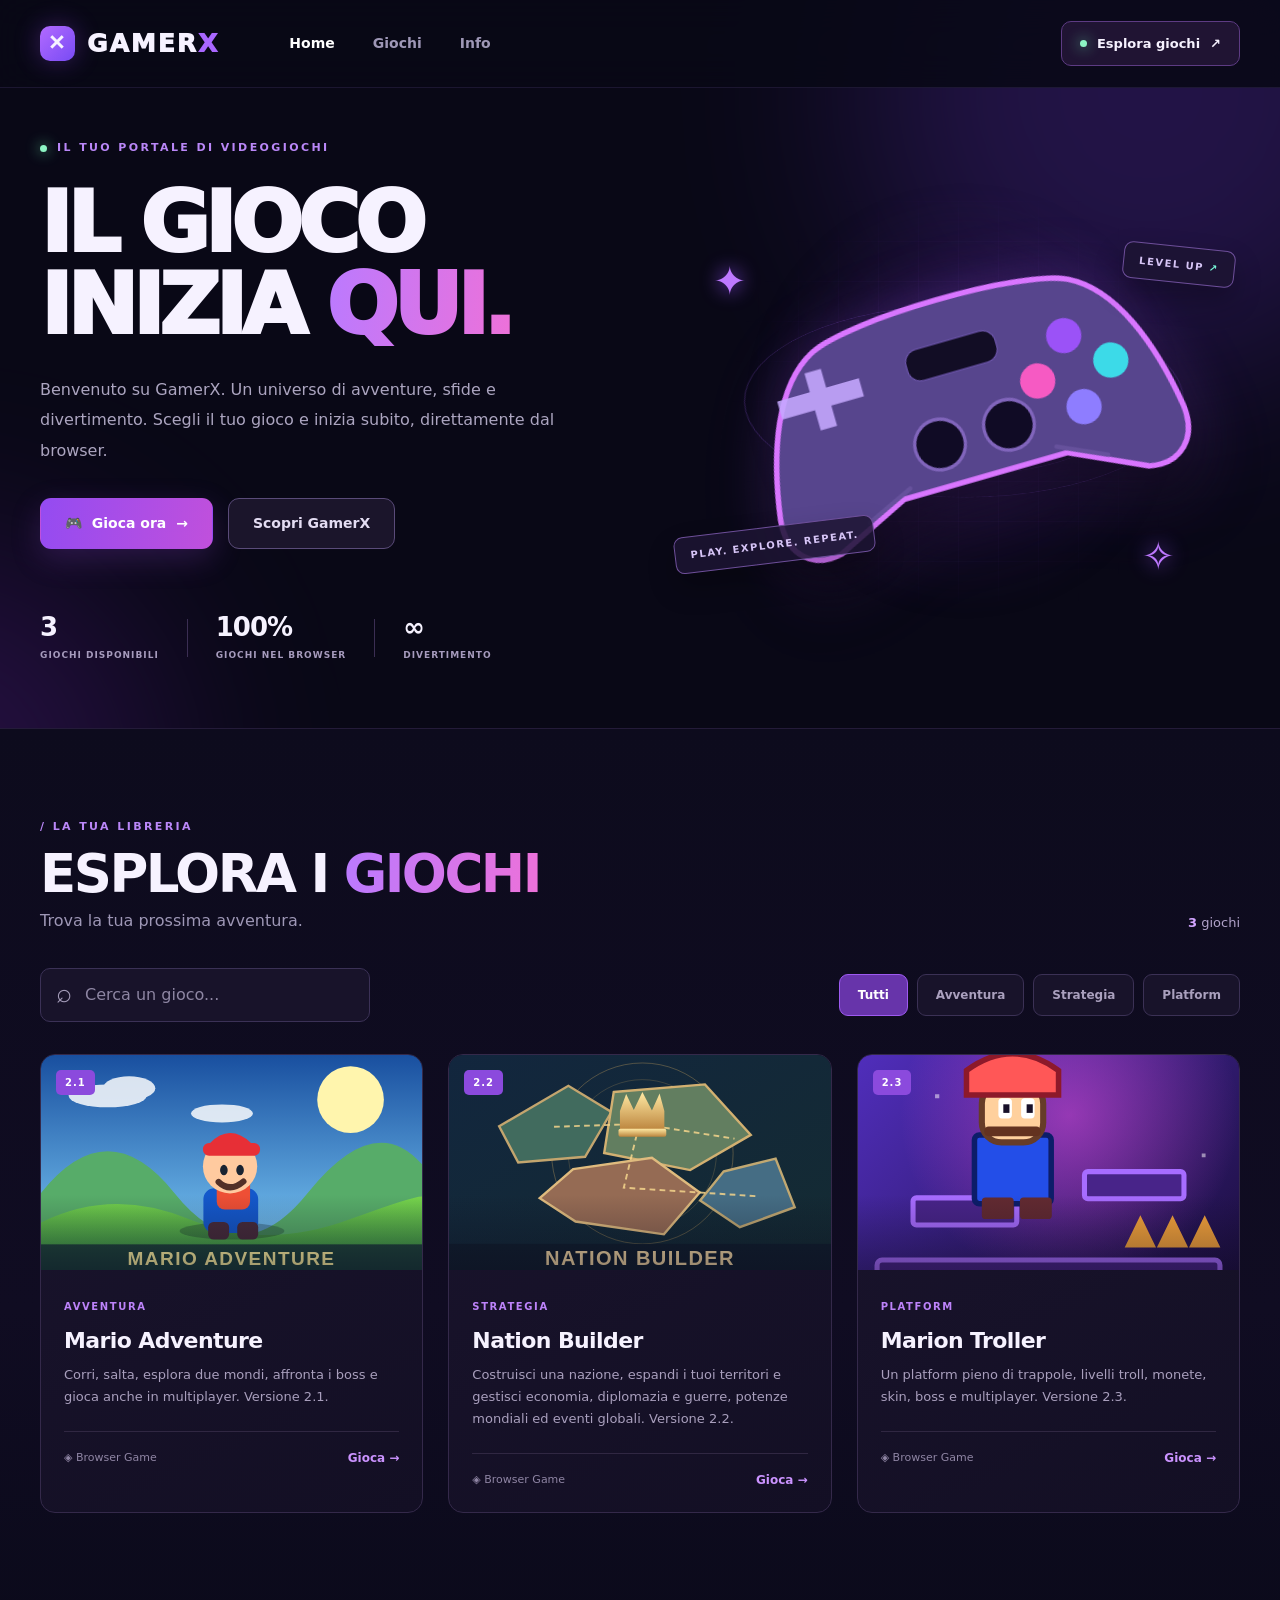
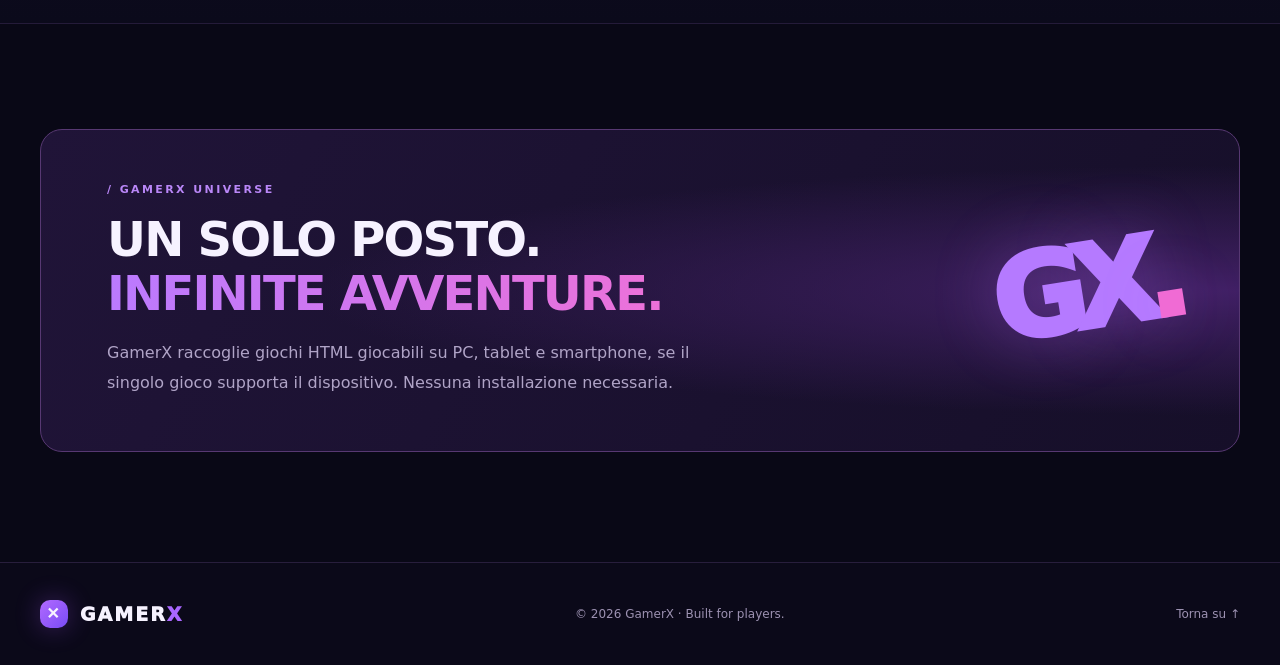
<file: index.html>
<!doctype html>
<html lang="it">
<head>
  <meta charset="utf-8">
  <meta name="viewport" content="width=device-width, initial-scale=1">
  <meta name="theme-color" content="#090818">
  <meta name="description" content="GamerX: scopri e gioca ai videogiochi direttamente dal tuo browser.">
  <title>GamerX — Il tuo universo gaming</title>
  <link rel="icon" type="image/svg+xml" href="assets/img/favicon.svg">
  <link rel="stylesheet" href="assets/css/style.css">
  <script src="assets/js/catalog.js" defer></script>
  <script src="assets/js/app.js" defer></script>
</head>
<body>
  <div class="ambient ambient-one" aria-hidden="true"></div><div class="ambient ambient-two" aria-hidden="true"></div>
  <header class="site-header">
    <div class="container header-inner">
      <a class="brand" href="index.html" aria-label="GamerX home"><span class="brand-mark">✕</span><span>GAMER<span class="brand-x">X</span></span></a>
      <nav class="main-nav" aria-label="Navigazione"><a class="nav-link active" href="#home">Home</a><a class="nav-link" href="#games">Giochi</a><a class="nav-link" href="#about">Info</a></nav>
      <a class="header-cta" href="#games"><span class="cta-dot"></span> Esplora giochi <span aria-hidden="true">↗</span></a>
    </div>
  </header>
  <main id="home">
    <section class="hero container">
      <div class="hero-copy"><div class="eyebrow"><span class="live-dot"></span> IL TUO PORTALE DI VIDEOGIOCHI</div>
      <h1>IL GIOCO<br>INIZIA <span>QUI.</span></h1>
      <p>Benvenuto su GamerX. Un universo di avventure, sfide e divertimento. Scegli il tuo gioco e inizia subito, direttamente dal browser.</p>
      <div class="hero-actions"><a class="btn btn-primary" href="#games">🎮&nbsp; Gioca ora <span>→</span></a><a class="btn btn-outline" href="#about">Scopri GamerX</a></div>
      <div class="hero-stats"><div><strong id="gameCount">0</strong><small>GIOCHI DISPONIBILI</small></div><div class="stat-divider"></div><div><strong>100%</strong><small>GIOCHI NEL BROWSER</small></div><div class="stat-divider"></div><div><strong>∞</strong><small>DIVERTIMENTO</small></div></div>
      </div>
      <div class="hero-art" aria-hidden="true"><div class="art-halo"></div><div class="art-grid"></div><div class="art-ring art-ring-1"></div><div class="art-ring art-ring-2"></div><div class="art-controller"><svg viewBox="0 0 440 285" fill="none" xmlns="http://www.w3.org/2000/svg"><defs><linearGradient id="g" x1="70" y1="30" x2="360" y2="260"><stop stop-color="#57458D"/><stop offset=".55" stop-color="#251744"/><stop offset="1" stop-color="#0B0B24"/></linearGradient><linearGradient id="stroke" x1="50" x2="390" y1="0" y2="300"><stop stop-color="#D976FF"/><stop offset="1" stop-color="#6C4DFF"/></linearGradient></defs><path d="M99 65C139 45 302 45 341 65C380 85 401 142 410 203C414 236 393 254 365 248L297 216H143L75 248C47 254 26 236 30 203C39 142 60 85 99 65Z" fill="url(#g)" stroke="url(#stroke)" stroke-width="5"/><path d="M145 105H105V82H85V105H45V127H85V152H105V127H145V105Z" fill="#C5A9FF" opacity=".88" transform="translate(22 18) scale(.77)"/><circle cx="323" cy="113" r="16" fill="#9B52F7"/><circle cx="358" cy="146" r="16" fill="#3CDAE8"/><circle cx="289" cy="146" r="16" fill="#F65AC3"/><circle cx="323" cy="180" r="16" fill="#8E7DFF"/><rect x="178" y="88" width="84" height="29" rx="12" fill="#120D25" stroke="#7159B1"/><circle cx="188" cy="177" r="23" fill="#100B25" stroke="#8165BC" stroke-width="3"/><circle cx="253" cy="177" r="23" fill="#100B25" stroke="#8165BC" stroke-width="3"/><path d="M151 208L107 228M289 208L332 228" stroke="#66519C" stroke-width="4" stroke-linecap="round"/></svg></div><div class="art-label art-label-top">LEVEL UP <span>↗</span></div><div class="art-label art-label-bottom">PLAY. EXPLORE. REPEAT.</div><div class="art-spark spark-one">✦</div><div class="art-spark spark-two">✧</div></div>
    </section>
    <section class="library-section" id="games"><div class="container"><div class="section-heading"><div><div class="section-kicker">/ LA TUA LIBRERIA</div><h2>ESPLORA I <span>GIOCHI</span></h2><p>Trova la tua prossima avventura.</p></div><div class="library-count"><span id="filteredCount">0</span> giochi</div></div>
      <div class="library-tools"><div class="search-wrap"><span class="search-symbol" aria-hidden="true">⌕</span><input id="searchGames" type="search" placeholder="Cerca un gioco..." aria-label="Cerca un gioco" autocomplete="off"></div><div id="categoryFilters" class="filter-wrap" role="group" aria-label="Filtra per categoria"></div></div>
      <div class="game-grid" id="gameGrid" aria-live="polite"></div><div class="empty-state" id="emptyState" hidden><div>🎮</div><h3>Nessun gioco trovato</h3><p>Prova con un'altra ricerca o categoria.</p><button class="btn btn-outline" id="resetFilters" type="button">Mostra tutti</button></div>
    </div></section>
    <section id="about" class="about-section container"><div class="about-panel"><div><div class="section-kicker">/ GAMERX UNIVERSE</div><h2>UN SOLO POSTO.<br><span>INFINITE AVVENTURE.</span></h2><p>GamerX raccoglie giochi HTML giocabili su PC, tablet e smartphone, se il singolo gioco supporta il dispositivo. Nessuna installazione necessaria.</p></div><div class="about-symbol" aria-hidden="true">GX<span>.</span></div></div></section>
  </main>
  <footer class="site-footer"><div class="container footer-inner"><a class="brand" href="index.html"><span class="brand-mark">✕</span><span>GAMER<span class="brand-x">X</span></span></a><span>© <span id="currentYear">2026</span> GamerX · Built for players.</span><a href="#home">Torna su ↑</a></div></footer>
</body>
</html>
</file>
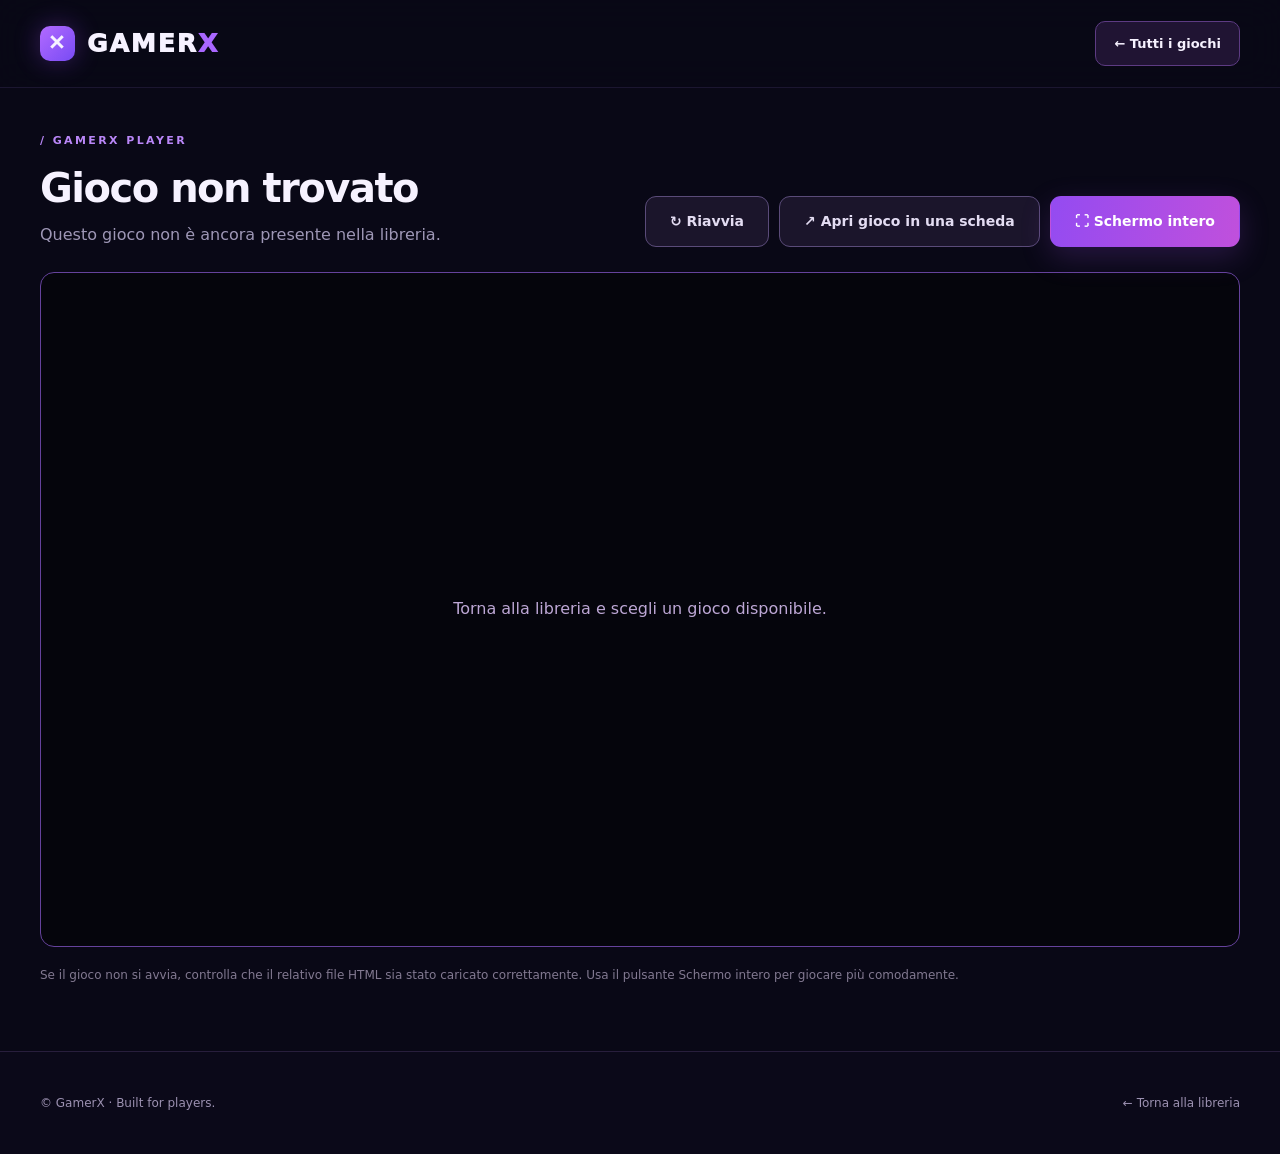
<file: play.html>
<!doctype html>
<html lang="it">
<head><meta charset="utf-8"><meta name="viewport" content="width=device-width, initial-scale=1"><meta name="theme-color" content="#090818"><title>Gioca — GamerX</title><link rel="icon" type="image/svg+xml" href="assets/img/favicon.svg"><link rel="stylesheet" href="assets/css/style.css"><script src="assets/js/catalog.js" defer></script><script src="assets/js/play.js" defer></script></head>
<body class="play-page"><header class="site-header"><div class="container header-inner"><a class="brand" href="index.html"><span class="brand-mark">✕</span><span>GAMER<span class="brand-x">X</span></span></a><a class="header-cta" href="index.html#games">← Tutti i giochi</a></div></header><main class="play-main container"><div class="play-heading"><div><div class="section-kicker">/ GAMERX PLAYER</div><h1 id="playTitle">Caricamento...</h1><p id="playDescription">Preparati a giocare.</p></div><div class="play-actions"><button id="reloadGame" class="btn btn-outline" type="button">↻ Riavvia</button><a id="openDirect" class="btn btn-outline" target="_blank" rel="noopener" href="#">↗ Apri gioco in una scheda</a><button id="fullScreen" class="btn btn-primary" type="button">⛶ Schermo intero</button></div></div><div class="player-frame" id="playerFrame"><iframe id="gameIframe" title="Gioco GamerX" allow="fullscreen; gamepad; autoplay" allowfullscreen referrerpolicy="same-origin"></iframe></div><p class="play-help">Se il gioco non si avvia, controlla che il relativo file HTML sia stato caricato correttamente. Usa il pulsante Schermo intero per giocare più comodamente.</p></main><footer class="site-footer"><div class="container footer-inner"><span>© GamerX · Built for players.</span><a href="index.html#games">← Torna alla libreria</a></div></footer></body>
</html>
</file>
<file: assets/css/style.css>
:root{--bg:#090816;--panel:#151127;--panel-2:#1d1635;--text:#f6f2ff;--muted:#9e97b6;--purple:#a967ff;--pink:#ef67dc;--cyan:#61e5fa;--border:#352b50;--max:1200px}*{box-sizing:border-box}html{scroll-behavior:smooth}body{margin:0;min-height:100vh;background:var(--bg);color:var(--text);font-family:Inter,ui-sans-serif,system-ui,-apple-system,"Segoe UI",Arial,sans-serif;line-height:1.5;overflow-x:hidden}button,input{font:inherit}button{cursor:pointer}a{color:inherit;text-decoration:none}a:focus-visible,button:focus-visible,input:focus-visible{outline:3px solid var(--cyan);outline-offset:4px}img{max-width:100%}.container{width:min(var(--max),calc(100% - 64px));margin:auto}.ambient{position:absolute;z-index:-1;pointer-events:none;border-radius:50%;filter:blur(100px);opacity:.3}.ambient-one{width:580px;height:580px;top:-200px;right:-160px;background:#5d2fb5}.ambient-two{width:450px;height:450px;top:550px;left:-290px;background:#6421a1}.site-header{height:88px;border-bottom:1px solid rgba(171,128,234,.12);background:rgba(9,8,22,.88);backdrop-filter:blur(18px);position:relative;z-index:5}.header-inner{height:100%;display:flex;align-items:center;gap:70px}.brand{display:inline-flex;align-items:center;gap:12px;font-weight:950;letter-spacing:2px;font-size:25px;white-space:nowrap}.brand-mark{width:35px;height:35px;display:grid;place-items:center;border-radius:10px;background:linear-gradient(135deg,#b26aff,#784bf4);box-shadow:0 0 26px #9c4df555;font-size:21px;line-height:1}.brand-x{color:var(--purple)}.main-nav{display:flex;gap:38px}.nav-link{font-size:14px;font-weight:600;color:var(--muted);transition:color .2s}.nav-link:hover,.nav-link.active{color:#fff}.header-cta{margin-left:auto;border:1px solid #5d3b83;background:#201433;border-radius:10px;padding:12px 18px;font-size:13px;font-weight:700;display:flex;align-items:center;gap:10px}.header-cta:hover{background:#302047}.cta-dot,.live-dot{width:7px;height:7px;border-radius:50%;display:inline-block;background:#8df5c4;box-shadow:0 0 14px #66e8ad}.hero{display:grid;grid-template-columns:54% 46%;min-height:630px;align-items:center;padding-top:52px;padding-bottom:65px}.hero-copy{position:relative;z-index:2}.eyebrow,.section-kicker{color:#ba87f8;font-size:11px;font-weight:800;letter-spacing:2.4px}.eyebrow{display:flex;align-items:center;gap:10px;margin-bottom:25px}.hero h1{font-size:clamp(52px,6.6vw,94px);letter-spacing:-5px;line-height:.98;margin:0;font-weight:950}.hero h1 span,.section-heading h2 span,.about-panel h2 span{background:linear-gradient(95deg,#ba7aff,#ed71d9);-webkit-background-clip:text;background-clip:text;color:transparent}.hero-copy>p{font-size:16px;line-height:1.9;max-width:515px;color:#aca5c0;margin:28px 0 32px}.hero-actions{display:flex;gap:15px;flex-wrap:wrap}.btn{display:inline-flex;align-items:center;justify-content:center;gap:10px;border:1px solid transparent;border-radius:11px;padding:14px 24px;font-weight:800;font-size:14px;transition:transform .18s,background .18s,box-shadow .18s}.btn:hover{transform:translateY(-2px)}.btn-primary{color:white;background:linear-gradient(100deg,#944bf1,#c050dc);box-shadow:0 10px 30px #a14cee35}.btn-primary:hover{box-shadow:0 12px 38px #a14cee70}.btn-outline{color:#e3dcf2;border-color:#5a4b79;background:#1b152b}.btn-outline:hover{background:#2c2044}.hero-stats{display:flex;align-items:center;gap:28px;margin-top:63px}.hero-stats>div:not(.stat-divider){display:flex;flex-direction:column}.hero-stats strong{font-size:26px;line-height:1.2;letter-spacing:-1px}.hero-stats small{font-size:9px;color:#a69bbd;font-weight:800;letter-spacing:1px;margin-top:6px}.stat-divider{height:38px;width:1px;background:#3b2e53}.hero-art{height:460px;position:relative;display:grid;place-items:center}.art-halo{position:absolute;width:420px;height:420px;border-radius:50%;background:radial-gradient(circle,#7331c155 5%,#31135933 45%,transparent 70%);filter:blur(10px)}.art-grid{position:absolute;inset:30px;background-image:linear-gradient(#a96bff13 1px,transparent 1px),linear-gradient(90deg,#a96bff13 1px,transparent 1px);background-size:40px 40px;mask-image:radial-gradient(circle,#000,transparent 75%)}.art-ring{border:1px solid #7547bd55;border-radius:50%;position:absolute;transform:rotateX(64deg) rotate(-12deg)}.art-ring-1{width:440px;height:440px}.art-ring-2{width:335px;height:335px}.art-controller{width:min(100%,485px);position:relative;z-index:2;transform:rotate(-16deg);filter:drop-shadow(0 30px 26px #0008) drop-shadow(0 0 26px #9e56ff45);animation:float 5s ease-in-out infinite}.art-controller svg{width:100%}.art-label{position:absolute;z-index:3;border:1px solid #6e4f9a;background:#1d1533da;border-radius:9px;padding:10px 15px;font-weight:800;font-size:10px;letter-spacing:1.5px;color:#d7c5f7;box-shadow:0 14px 28px #0004}.art-label-top{top:75px;right:5px;transform:rotate(6deg)}.art-label-top span{color:#78f8d9}.art-label-bottom{bottom:68px;left:-14px;transform:rotate(-7deg)}.art-spark{position:absolute;color:#be79ff;font-size:40px;text-shadow:0 0 20px #9852ff}.spark-one{top:80px;left:25px}.spark-two{bottom:45px;right:65px}@keyframes float{0%,100%{transform:translateY(0) rotate(-16deg)}50%{transform:translateY(-13px) rotate(-13deg)}}.library-section{background:linear-gradient(180deg,#0d0b1d,#100c22 65%,#0b0a1b);padding:90px 0 110px;border-top:1px solid #241b39;border-bottom:1px solid #241b39}.section-heading{display:flex;align-items:flex-end;justify-content:space-between;margin-bottom:35px}.section-heading h2{font-size:clamp(32px,4.2vw,53px);letter-spacing:-2.5px;margin:10px 0 5px;line-height:1.1}.section-heading p{color:var(--muted);margin:0}.library-count{color:#b0a2c9;font-size:13px}.library-count span{color:#d2a5ff;font-weight:800}.library-tools{display:flex;gap:18px;align-items:center;margin-bottom:32px;justify-content:space-between}.search-wrap{position:relative;width:330px;max-width:100%;flex-shrink:0}.search-wrap input{width:100%;border:1px solid #3b3156;border-radius:10px;color:#f8f5ff;background:#18132a;padding:14px 15px 14px 44px;outline:none}.search-wrap input:focus{border-color:#a26af1;box-shadow:0 0 0 3px #a26af120}.search-wrap input::placeholder{color:#8e86a3}.search-symbol{position:absolute;left:16px;top:5px;font-size:27px;color:#a49cb9}.filter-wrap{display:flex;flex-wrap:wrap;gap:9px;justify-content:flex-end}.filter-btn{border:1px solid #3b3155;background:#18132a;color:#aaa0be;border-radius:9px;padding:11px 18px;font-size:12px;font-weight:800}.filter-btn:hover{color:white;border-color:#9465d6}.filter-btn.selected{color:white;background:#6734aa;border-color:#9e5af1}.game-grid{display:grid;grid-template-columns:repeat(3,minmax(0,1fr));gap:25px}.game-card{border:1px solid #34294a;background:linear-gradient(155deg,#1a142d,#130f24);border-radius:15px;overflow:hidden;transition:transform .2s,border-color .2s,box-shadow .2s}.game-card:hover{transform:translateY(-5px);border-color:#935bea;box-shadow:0 16px 35px #0005}.card-cover{height:215px;display:block;position:relative;overflow:hidden;background:radial-gradient(ellipse at center,#342269,#100c23)}.card-cover img{display:block;width:100%;height:100%;object-fit:cover;transition:transform .3s}.game-card:hover .card-cover img{transform:scale(1.06)}.card-cover::after{content:"";position:absolute;inset:0;background:linear-gradient(180deg,transparent 65%,#0c091b65);pointer-events:none}.game-badge{position:absolute;z-index:2;top:15px;left:15px;background:#8b4add;color:white;padding:5px 9px;border-radius:5px;font-size:10px;font-weight:900;letter-spacing:1px}.cover-play{position:absolute;z-index:3;top:50%;left:50%;transform:translate(-50%,-45%) scale(.85);width:62px;height:62px;border:1px solid #d2b3ff;background:#6e37bab8;backdrop-filter:blur(5px);display:grid;place-items:center;border-radius:50%;font-size:25px;opacity:0;transition:.2s}.game-card:hover .cover-play,.card-cover:focus-visible .cover-play{opacity:1;transform:translate(-50%,-50%) scale(1)}.game-card-body{padding:23px}.game-category{font-size:10px;text-transform:uppercase;letter-spacing:1.6px;color:#bd83fa;font-weight:850}.game-card-body h3{font-size:22px;margin:7px 0 7px;letter-spacing:-.6px}.game-card-body h3 a:hover{color:#c38aff}.game-desc{color:#a99fbd;font-size:13px;line-height:1.7;min-height:44px;margin:0 0 23px}.game-card-foot{display:flex;align-items:center;justify-content:space-between;border-top:1px solid #302742;padding-top:17px}.browser-label{color:#8f85a4;font-size:11px}.play-link{color:#cb93ff;font-weight:800;font-size:12px}.play-link:hover{color:white}.empty-state{padding:50px 15px;text-align:center;border:1px dashed #534070;border-radius:15px;background:#1b1430}.empty-state[hidden]{display:none}.empty-state>div{font-size:45px}.empty-state h3{margin:12px 0 5px}.empty-state p{color:var(--muted)}.empty-state button{margin-top:12px}.about-section{padding-top:105px;padding-bottom:110px}.about-panel{background:radial-gradient(ellipse at right,#412065 0%,transparent 55%),linear-gradient(120deg,#201438,#160f29);border:1px solid #573872;border-radius:22px;display:flex;justify-content:space-between;align-items:center;padding:52px 66px;gap:25px;overflow:hidden}.about-panel h2{font-size:clamp(30px,4vw,48px);letter-spacing:-1.8px;line-height:1.13;margin:13px 0 18px}.about-panel p{color:#b0a4c7;max-width:590px;margin:0;line-height:1.9}.about-symbol{flex-shrink:0;font-size:115px;letter-spacing:-15px;font-weight:950;color:#b57aff;text-shadow:0 0 65px #b970ff55;transform:rotate(-9deg)}.about-symbol span{color:#f06bd4}.site-footer{border-top:1px solid #281e3c;background:#0b0919}.footer-inner{min-height:102px;display:flex;align-items:center;justify-content:space-between;gap:22px}.footer-inner>.brand{font-size:19px}.footer-inner .brand-mark{width:28px;height:28px;font-size:16px}.footer-inner>span,.footer-inner>a:not(.brand){font-size:12px;color:#9c91b1}.footer-inner>a:hover{color:#fff}.play-page{display:flex;flex-direction:column;min-height:100vh}.play-main{flex:1;padding-top:45px;padding-bottom:55px}.play-heading{display:flex;justify-content:space-between;align-items:flex-end;gap:25px;margin-bottom:25px}.play-heading h1{margin:8px 0 5px;font-size:40px;letter-spacing:-1.5px}.play-heading p{color:var(--muted);margin:0}.play-actions{display:flex;gap:10px}.player-frame{background:#05050c;border:1px solid #65429c;border-radius:14px;overflow:hidden;aspect-ratio:16/9;min-height:350px;display:flex;align-items:center;justify-content:center;color:#bda7d5}.player-frame:fullscreen{border:0;border-radius:0}.player-frame iframe{height:100%;width:100%;border:0;display:block;background:#05050c}.play-help{font-size:12px;color:#827991;margin-top:19px}@media(max-width:950px){.header-inner{gap:35px}.hero{grid-template-columns:1fr 1fr;min-height:550px}.hero h1{font-size:clamp(51px,7.2vw,78px)}.hero-art{height:360px}.art-label-bottom{left:0}.game-grid{grid-template-columns:repeat(2,minmax(0,1fr))}.library-tools{align-items:stretch;flex-direction:column}.filter-wrap{justify-content:flex-start}.search-wrap{width:100%}}@media(max-width:650px){.container{width:calc(100% - 32px)}.site-header{height:72px}.brand{font-size:19px;gap:7px}.brand-mark{width:29px;height:29px;font-size:18px}.header-inner{gap:12px}.main-nav{display:none}.header-cta{font-size:11px;padding:10px 12px;gap:7px}.hero{display:flex;flex-direction:column;padding-top:65px;padding-bottom:40px;min-height:auto}.hero-copy{width:100%}.hero h1{font-size:clamp(52px,14vw,75px);letter-spacing:-3.5px}.hero-copy>p{font-size:14px;margin-top:24px}.hero-stats{margin-top:38px;gap:17px}.hero-stats strong{font-size:23px}.hero-stats small{font-size:8px}.hero-art{width:100%;max-width:440px;height:310px;margin-top:15px}.art-controller{width:85%}.art-ring-1{width:300px;height:300px}.art-ring-2{width:220px;height:220px}.art-label-top{right:1px;top:18px}.art-label-bottom{bottom:24px}.library-section{padding:60px 0 70px}.section-heading h2{font-size:37px}.game-grid{grid-template-columns:1fr;gap:18px}.card-cover{height:220px}.library-count{display:none}.about-section{padding-top:65px;padding-bottom:70px}.about-panel{padding:35px 27px}.about-symbol{display:none}.footer-inner{flex-wrap:wrap;justify-content:center;text-align:center;padding:25px 0;min-height:auto}.play-heading{align-items:flex-start;flex-direction:column}.play-heading h1{font-size:30px}.play-actions{width:100%}.play-actions .btn{flex:1;padding:12px 8px;font-size:12px}.player-frame{min-height:240px;aspect-ratio:4/3}.play-main{padding-top:27px}}
</file>
